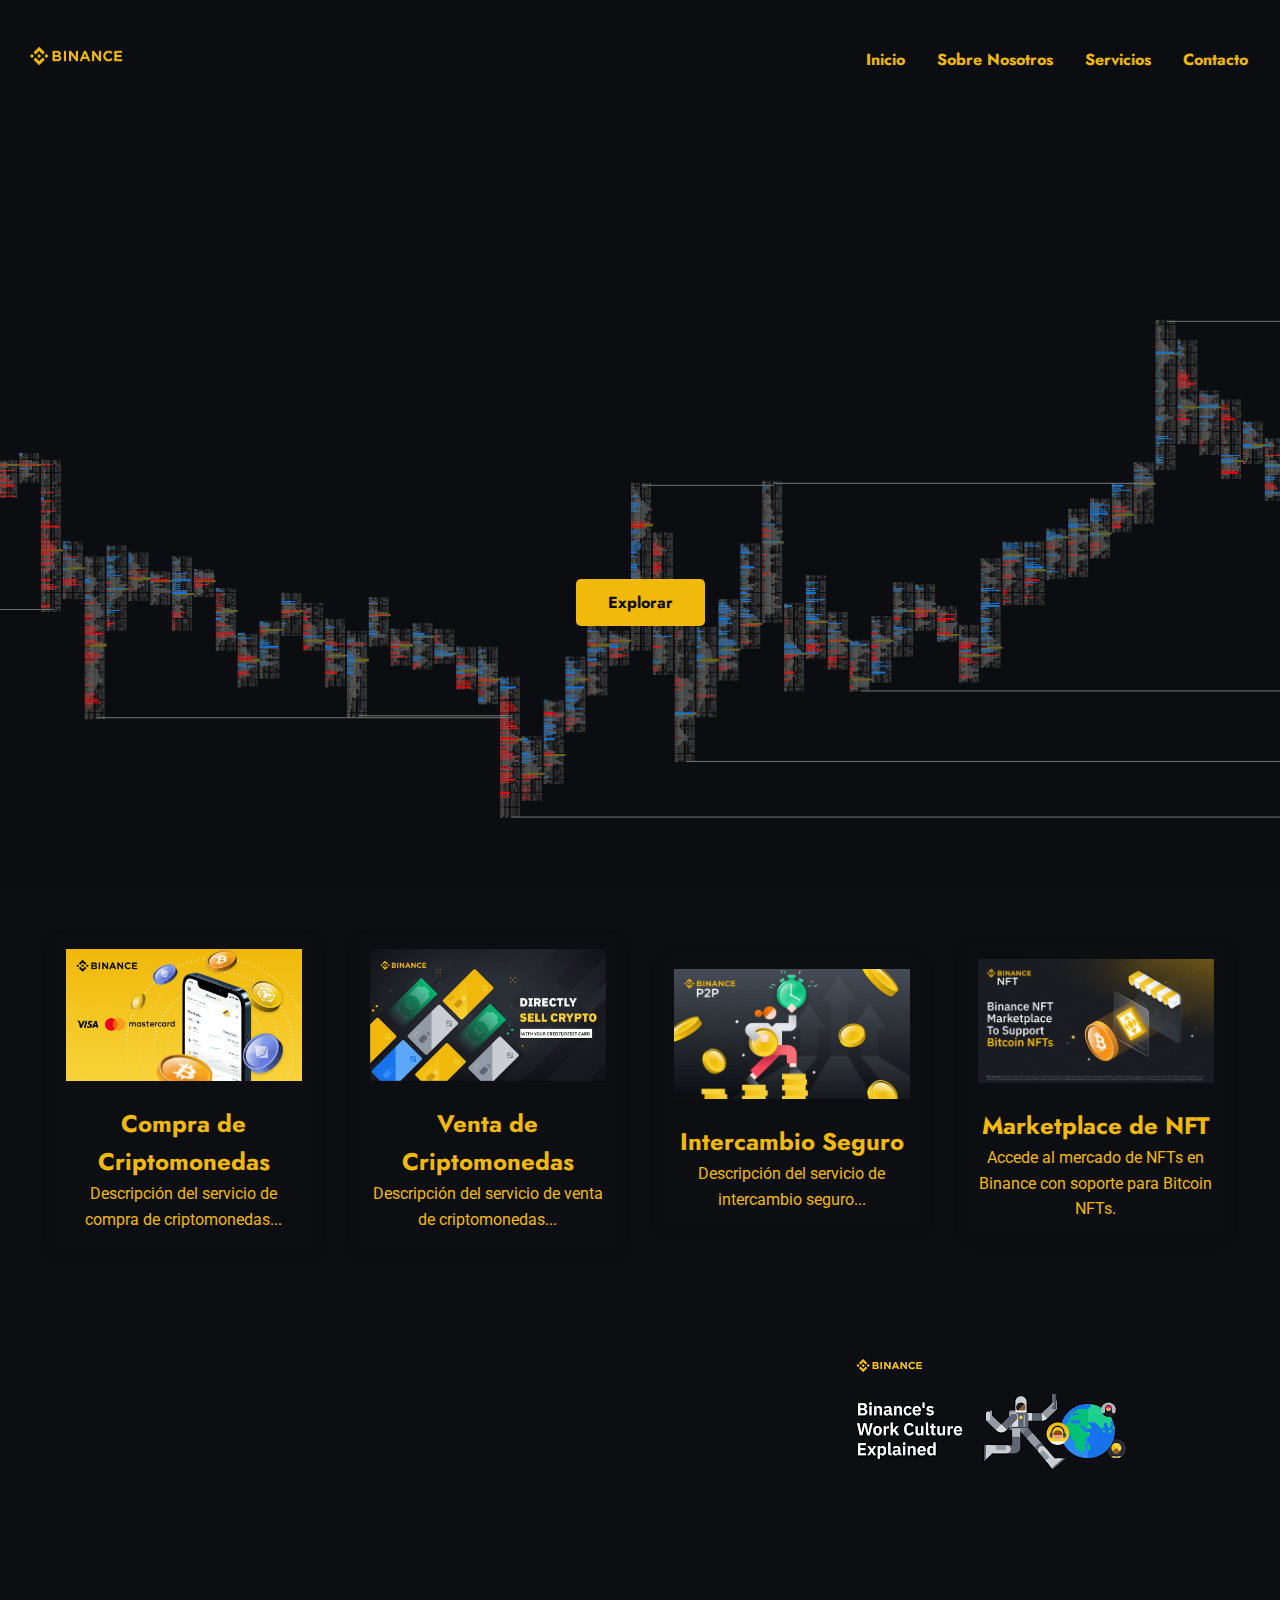
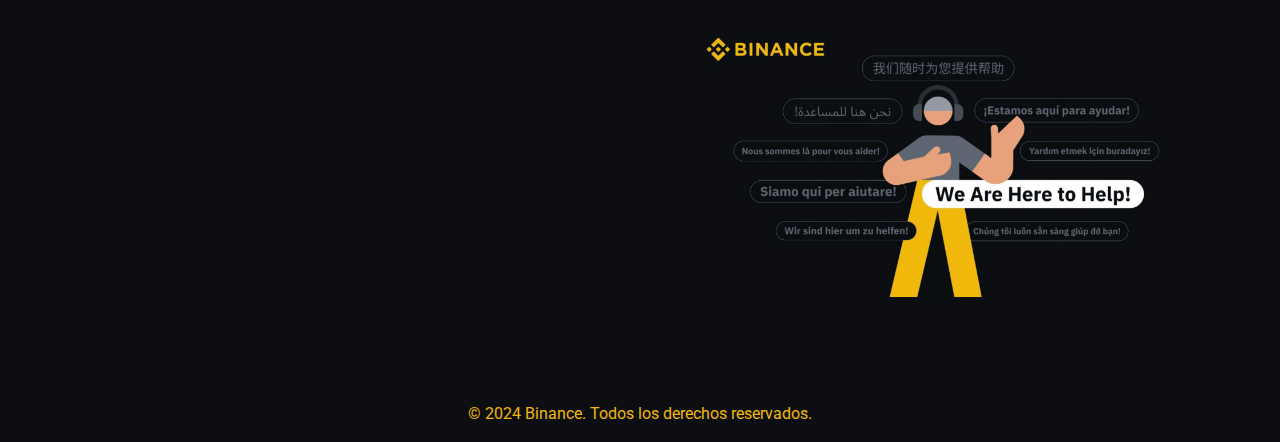
<file: index.html>
<!DOCTYPE html>
<html lang="es">
<head>
    <meta charset="UTF-8">
    <meta name="viewport" content="width=device-width, initial-scale=1.0">
    <title>Binance - Criptomonedas</title>
    <link rel="stylesheet" href="main.css">
    <link href="https://fonts.googleapis.com/css2?family=Jost:wght@400;500;600&family=Roboto:wght@400;500&display=swap" rel="stylesheet">
</head>
<body>
    <header>
        <div class="logo">
            <img src="./assets/binance-logo.png" alt="Logo Binance">
        </div>

        <input type="checkbox" id="menu-toggle" class="menu-toggle">
        <label for="menu-toggle" class="menu-icon">
            <span class="menu-open-icon">&#9776;</span>
            <span class="menu-close-icon">&times;</span>
        </label>

        <nav>
            <ul>
                <li><a href="./index.html">Inicio</a></li>
                <li><a href="./about.html">Sobre Nosotros</a></li>
                <li><a href="./services.html">Servicios</a></li>
                <li><a href="./contact.html">Contacto</a></li>
            </ul>
        </nav>
    </header>

    <section class="hero">
        <div class="hero-content">
            <h1>Binance</h1>
            <h2>Criptomonedas al alcance de todos</h2>
            <a href="#explorar" class="btn">Explorar</a>
        </div>
    </section>

    <div class="services">
        <!-- Servicios existentes -->
        <div class="service">
            <img src="./assets/buy-crypto.png" alt="Compra de Criptomonedas">
            <h3>Compra de Criptomonedas</h3>
            <p>Descripción del servicio de compra de criptomonedas...</p>
        </div>
        <div class="service">
            <img src="./assets/sell-crypto.png" alt="Venta de Criptomonedas">
            <h3>Venta de Criptomonedas</h3>
            <p>Descripción del servicio de venta de criptomonedas...</p>
        </div>
        <div class="service">
            <img src="./assets/exchange-crypto.png" alt="Intercambio Seguro">
            <h3>Intercambio Seguro</h3>
            <p>Descripción del servicio de intercambio seguro...</p>
        </div>
        <!-- Nuevo servicio de NFT Marketplace -->
        <div class="service">
            <img src="./assets/nft.png" alt="NFT Marketplace">
            <h3>Marketplace de NFT</h3>
            <p>Accede al mercado de NFTs en Binance con soporte para Bitcoin NFTs.</p>
        </div>
    </div>
    

    <section class="about-us">
        <div class="about-content">
            <h2>Sobre Nosotros</h2>
            <p>Somos Binance, una plataforma líder en el comercio de criptomonedas, ofreciendo una experiencia segura y accesible.</p>
        </div>
        <div class="about-image">
            <img src="./assets/about.png" alt="Nuestra Misión">
        </div>
    </section>

    <section class="talk-to-us">
        <div class="talk-content">
            <h2>Contáctanos</h2>
            <p>¿Tienes preguntas? Estamos aquí para ayudarte y hablar sobre tus proyectos.</p>
            <a href="./contact.html" class="talk-button">Contáctanos</a>
        </div>
        <div class="talk-image">
            <img src="./assets/help.png" alt="Ayuda">
        </div>
    </section>

    <footer>
        <p>© 2024 Binance. Todos los derechos reservados.</p>
    </footer>
</body>
</html>
</file>
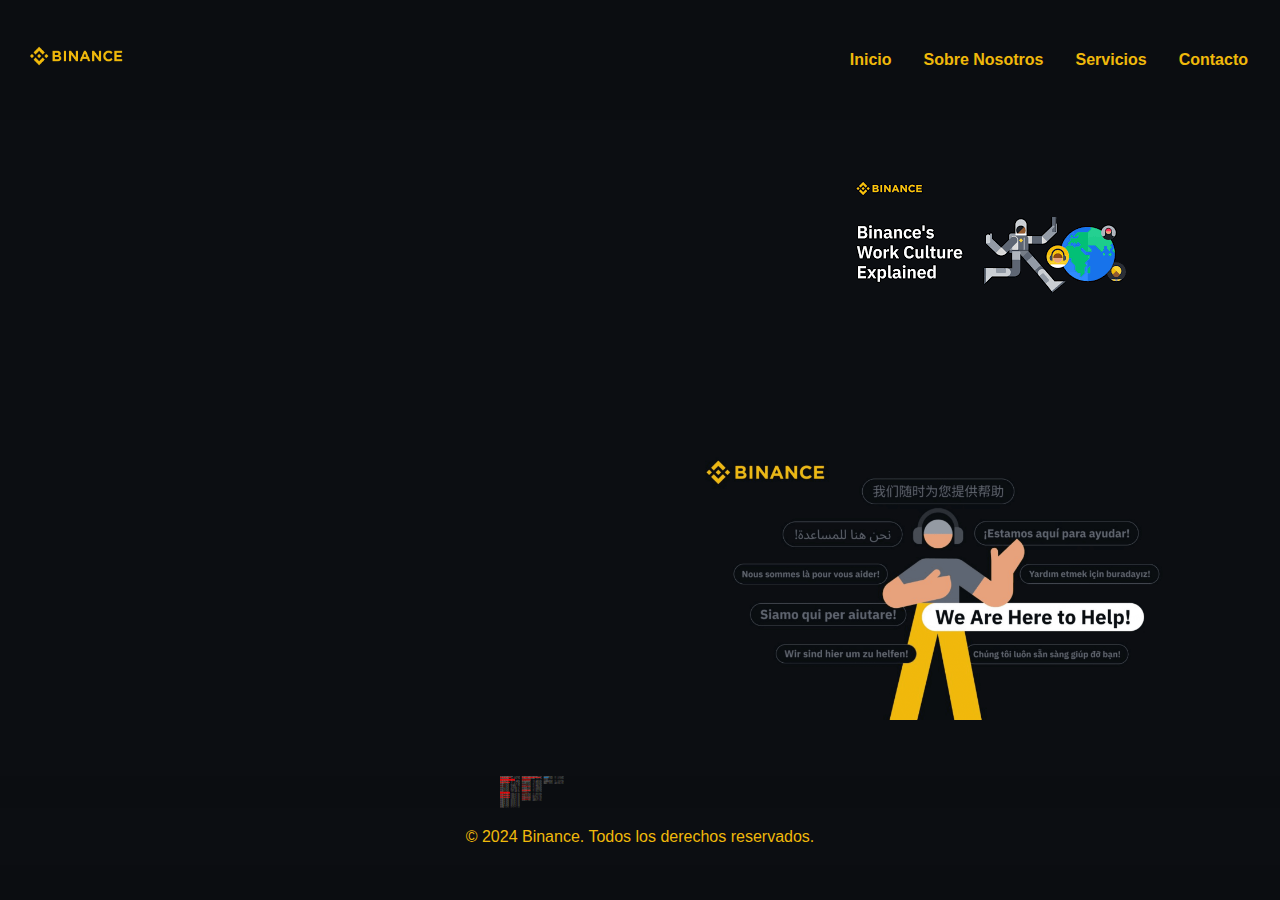
<file: about.html>
<!DOCTYPE html>
<html lang="en">
<head>
    <meta charset="UTF-8">
    <meta name="viewport" content="width=device-width, initial-scale=1.0">
    <title>Sobre Nosotros</title>
    <link rel="stylesheet" href="styles/general.css">
    <link rel="stylesheet" href="styles/header.css">
    <link rel="stylesheet" href="styles/footer.css">
    <link rel="stylesheet" href="styles/about-us.css">
    <link rel="stylesheet" href="styles/talk-to-us.css">
</head>
<body>
    <header>
        <div class="logo">
            <img src="./assets/binance-logo.png" alt="Logo Binance">
        </div>

        <input type="checkbox" id="menu-toggle" class="menu-toggle">
        <label for="menu-toggle" class="menu-icon">
            <span class="menu-open-icon">&#9776;</span>
            <span class="menu-close-icon">&times;</span>
        </label>

        <nav>
            <ul>
                <li><a href="./index.html">Inicio</a></li>
                <li><a href="./about.html">Sobre Nosotros</a></li>
                <li><a href="./services.html">Servicios</a></li>
                <li><a href="./contact.html">Contacto</a></li>
            </ul>
        </nav>
    </header>

    <section class="about-us">
        <div class="about-content">
            <h2>About Us</h2>
            <p>Nuestra misión es facilitar el intercambio seguro y eficiente de criptomonedas. Con un equipo dedicado y una plataforma avanzada, buscamos educar e innovar en el espacio de las criptomonedas.</p>
        </div>
        <div class="about-image">
            <img src="assets/about.png" alt="About Us Image">
        </div>
    </section>

    <section class="talk-to-us">
        <div class="talk-content">
            <h2>Talk to Us</h2>
            <p>Have any questions? We are always open to talk about your business, new projects, and how we can help you.</p>
            <a href="contact.html" class="talk-button">Get in Touch</a>
        </div>
        <div class="talk-image">
            <img src="assets/help.png" alt="Help Image">
        </div>
    </section>

    <footer>
        <p>© 2024 Binance. Todos los derechos reservados.</p>
    </footer>
</body>
</html>
</file>
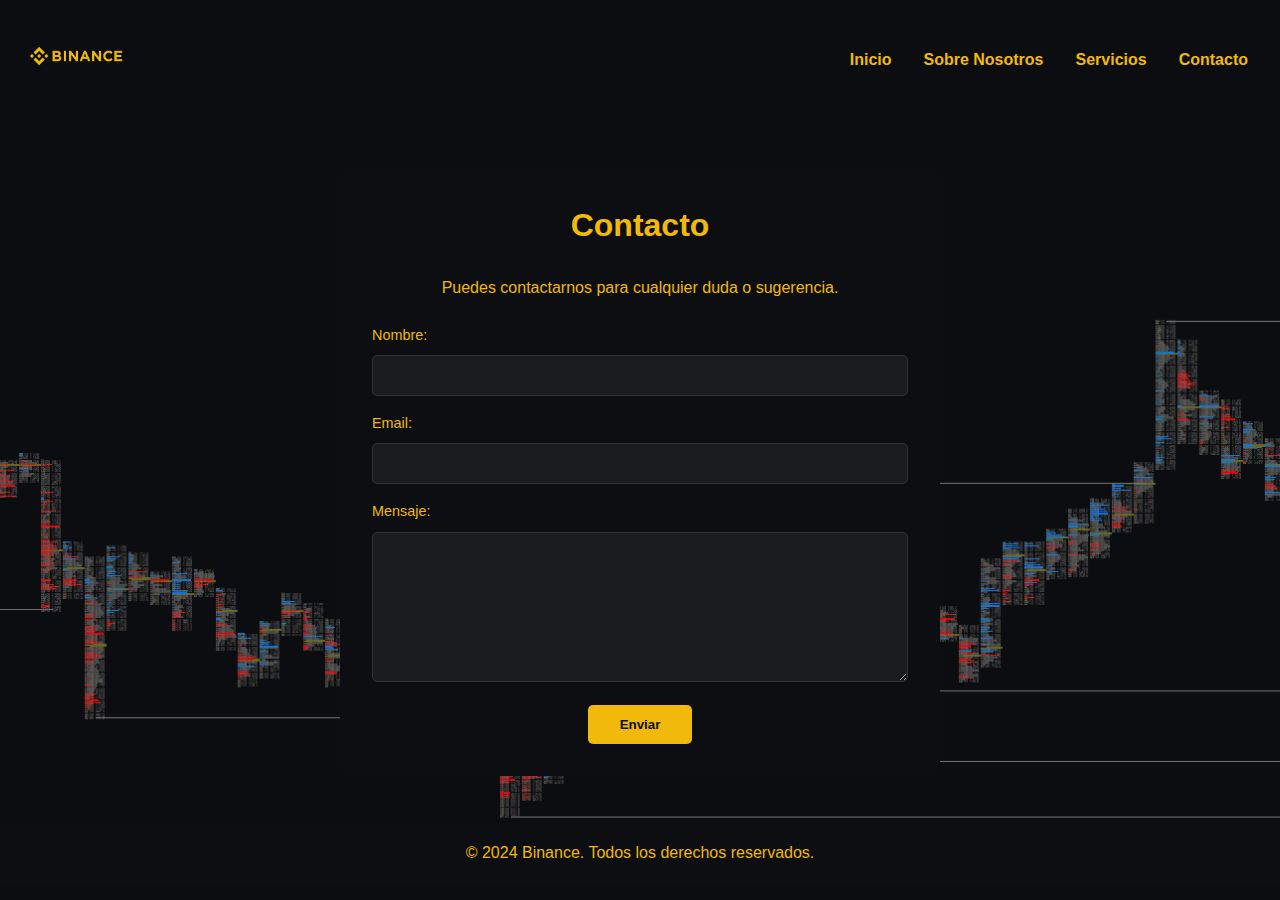
<file: contact.html>
<!DOCTYPE html>
<html lang="en">
<head>
    <meta charset="UTF-8">
    <meta name="viewport" content="width=device-width, initial-scale=1.0">
    <title>Contacto</title>
    <link rel="stylesheet" href="styles/general.css">
    <link rel="stylesheet" href="styles/header.css">
    <link rel="stylesheet" href="styles/footer.css">
    <link rel="stylesheet" href="styles/contact.css">
</head>
<body>
    <header>
        <div class="logo">
            <img src="./assets/binance-logo.png" alt="Logo Binance">
        </div>

        <input type="checkbox" id="menu-toggle" class="menu-toggle">
        <label for="menu-toggle" class="menu-icon">
            <span class="menu-open-icon">&#9776;</span>
            <span class="menu-close-icon">&times;</span>
        </label>

        <nav>
            <ul>
                <li><a href="./index.html">Inicio</a></li>
                <li><a href="./about.html">Sobre Nosotros</a></li>
                <li><a href="./services.html">Servicios</a></li>
                <li><a href="./contact.html">Contacto</a></li>
            </ul>
        </nav>
    </header>

    <section class="contact">
        <h2>Contacto</h2>
        <p>Puedes contactarnos para cualquier duda o sugerencia.</p>
        <form action="#" method="post">
            <label for="name">Nombre:</label>
            <input type="text" id="name" name="name" required>

            <label for="email">Email:</label>
            <input type="email" id="email" name="email" required>

            <label for="message">Mensaje:</label>
            <textarea id="message" name="message" required></textarea>

            <button type="submit">Enviar</button>
        </form>
    </section>

    <footer>
        <p>© 2024 Binance. Todos los derechos reservados.</p>
    </footer>
</body>
</html>
</file>
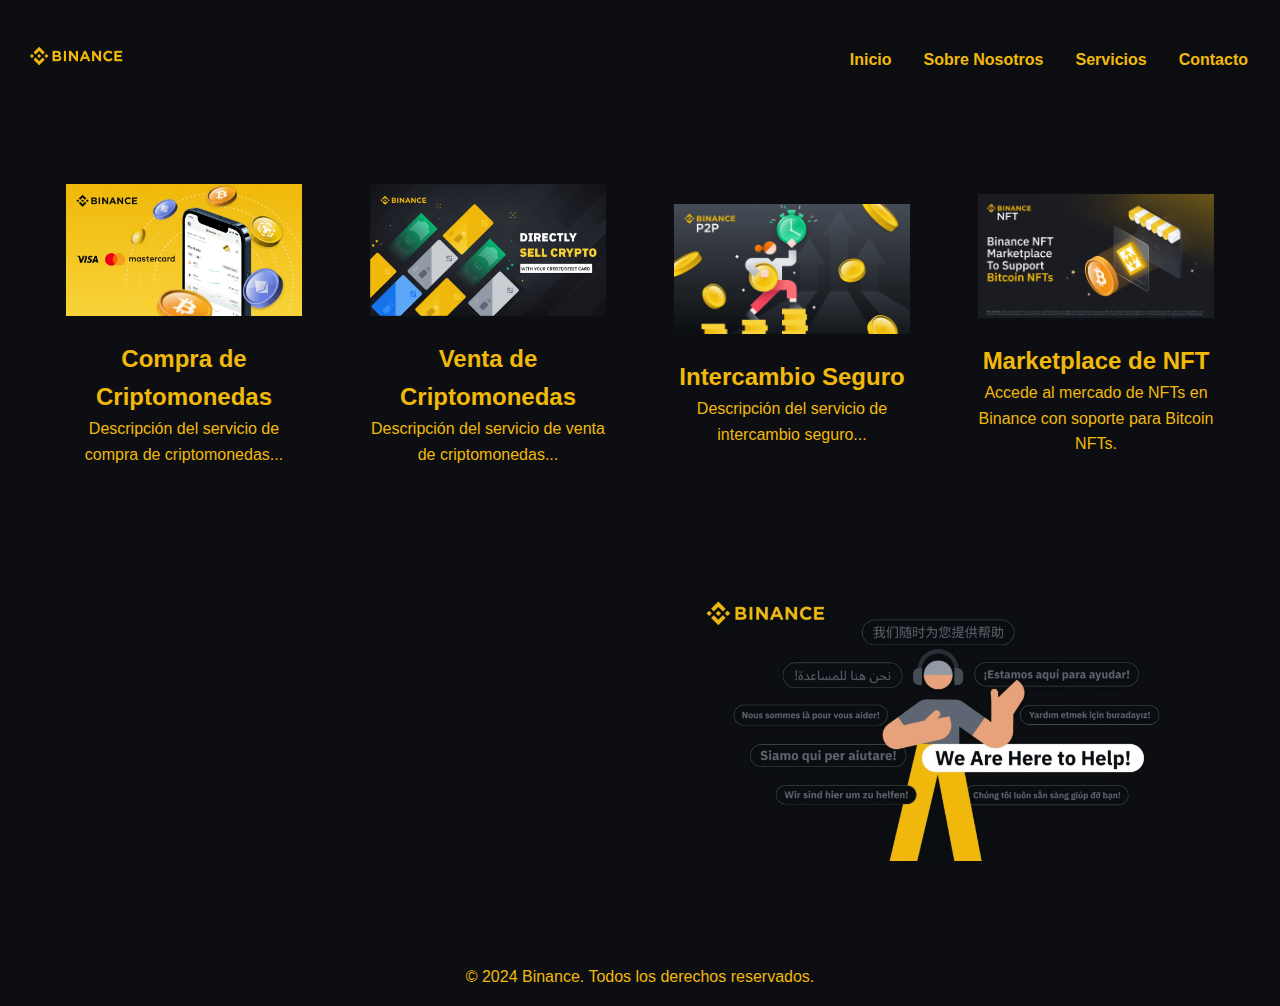
<file: services.html>
<!DOCTYPE html>
<html lang="en">
<head>
    <meta charset="UTF-8">
    <meta name="viewport" content="width=device-width, initial-scale=1.0">
    <title>Servicios</title>
    <link rel="stylesheet" href="styles/general.css">
    <link rel="stylesheet" href="styles/header.css">
    <link rel="stylesheet" href="styles/footer.css">
    <link rel="stylesheet" href="styles/services.css">
    <link rel="stylesheet" href="styles/talk-to-us.css">
</head>
<body>
    <header>
        <div class="logo">
            <img src="./assets/binance-logo.png" alt="Logo Binance">
        </div>

        <input type="checkbox" id="menu-toggle" class="menu-toggle">
        <label for="menu-toggle" class="menu-icon">
            <span class="menu-open-icon">&#9776;</span>
            <span class="menu-close-icon">&times;</span>
        </label>

        <nav>
            <ul>
                <li><a href="./index.html">Inicio</a></li>
                <li><a href="./about.html">Sobre Nosotros</a></li>
                <li><a href="./services.html">Servicios</a></li>
                <li><a href="./contact.html">Contacto</a></li>
            </ul>
        </nav>
    </header>

    <div class="services">
        <!-- Servicios existentes -->
        <div class="service">
            <img src="./assets/buy-crypto.png" alt="Compra de Criptomonedas">
            <h3>Compra de Criptomonedas</h3>
            <p>Descripción del servicio de compra de criptomonedas...</p>
        </div>
        <div class="service">
            <img src="./assets/sell-crypto.png" alt="Venta de Criptomonedas">
            <h3>Venta de Criptomonedas</h3>
            <p>Descripción del servicio de venta de criptomonedas...</p>
        </div>
        <div class="service">
            <img src="./assets/exchange-crypto.png" alt="Intercambio Seguro">
            <h3>Intercambio Seguro</h3>
            <p>Descripción del servicio de intercambio seguro...</p>
        </div>
        <!-- Nuevo servicio de NFT Marketplace -->
        <div class="service">
            <img src="./assets/nft.png" alt="NFT Marketplace">
            <h3>Marketplace de NFT</h3>
            <p>Accede al mercado de NFTs en Binance con soporte para Bitcoin NFTs.</p>
        </div>
    </div>

    <section class="talk-to-us">
        <div class="talk-content">
            <h2>Talk to Us</h2>
            <p>Have any questions? We are always open to talk about your business, new projects, and how we can help you.</p>
            <a href="contact.html" class="talk-button">Get in Touch</a>
        </div>
        <div class="talk-image">
            <img src="assets/help.png" alt="Help Image">
        </div>
    </section>

    <footer>
        <p>© 2024 Binance. Todos los derechos reservados.</p>
    </footer>
</body>
</html>
</file>
<file: main.css>
@import url('./styles/general.css');
@import url('./styles/header.css');
@import url('./styles/hero.css');
@import url('./styles/services.css');
@import url('./styles/about-us.css');
@import url('./styles/talk-to-us.css');
@import url('./styles/footer.css');
</file>
<file: styles/general.css>
* {
    margin: 0;
    padding: 0;
    box-sizing: border-box;
    font-family: 'Roboto', sans-serif;
}

body {
    line-height: 1.6;
    background-color: #0c0e12;
    color: #f0b90b;
}

body::before {
    content: "";
    background-image: url('../assets/hero-image.png'); 
    background-size: cover;
    background-position: center;
    position: absolute;
    top: 0;
    left: 0;
    width: 100%;
    height: 100vh;
    z-index: -1;
    opacity: 0.9;
}

@keyframes fadeIn {
    from {
        opacity: 0;
        transform: translateY(20px);
    }
    to {
        opacity: 1;
        transform: translateY(0);
    }
}

@keyframes fadeInLeft {
    from {
        opacity: 0;
        transform: translateX(-30px);
    }
    to {
        opacity: 1;
        transform: translateX(0);
    }
}

@keyframes fadeInRight {
    from {
        opacity: 0;
        transform: translateX(30px);
    }
    to {
        opacity: 1;
        transform: translateX(0);
    }
}

@keyframes bounce {
    0%, 100% { transform: translateY(0); }
    50% { transform: translateY(-5px); }
}

/* Responsividad iPhone 14 */
@media (max-width: 390px) {
    body {
        font-size: 0.9rem;
    }
}

/* Responsividad iPad */
@media (min-width: 768px) and (max-width: 820px) {
    body {
        font-size: 1rem;
    }
}
</file>
<file: styles/header.css>
header {
    display: flex;
    justify-content: space-between;
    align-items: center;
    padding: 1rem;
    z-index: 1;
    background: transparent;
}

.logo img {
    width: 120px;
    animation: bounce 1.5s infinite;
}

header nav ul {
    display: flex;
    list-style: none;
}

header nav ul li {
    margin: 0 1rem;
}

header nav ul li a {
    color: #f0b90b;
    text-decoration: none;
    font-weight: bold;
    font-family: 'Jost', sans-serif;
    transition: color 0.3s ease;
}

/* Menu Toggle for Mobile */
.menu-toggle {
    display: none;
}

.menu-icon {
    display: none;
    font-size: 2rem;
    cursor: pointer;
    color: #f0b90b;
}

/* Responsive Menu for Mobile */
@media (max-width: 820px) {
    header nav ul {
        display: none;
        flex-direction: column;
        position: fixed; /* Cambiado a fixed para asegurar el borde derecho */
        top: 0;
        right: 0; /* Pegado al borde derecho */
        width: 50%; /* Ajuste de ancho */
        height: 100vh; /* Cubre toda la altura de la pantalla */
        background-color: #0c0e12;
        text-align: center;
        padding: 2rem 0;
        z-index: 9999; /* Asegura que esté encima de otros elementos */
    }

    .menu-icon {
        display: block;
        position: absolute;
        top: 1rem;
        right: 1rem;
        z-index: 10000; /* Encima del resto del contenido */
    }

    #menu-toggle:checked ~ nav ul {
        display: flex;
    }

    /* Iconos de abrir y cerrar */
    .menu-open-icon {
        display: inline;
    }

    #menu-toggle:checked + .menu-icon .menu-open-icon {
        display: none;
    }

    #menu-toggle:checked + .menu-icon .menu-close-icon {
        display: inline;
    }
}

/* Responsividad iPhone 14 */
@media (max-width: 390px) {
    .menu-icon {
        font-size: 1.8rem;
    }

    .logo img {
        width: 100px;
    }
}

/* Responsividad iPad */
@media (min-width: 768px) and (max-width: 820px) {
    .menu-icon {
        font-size: 2rem;
    }

    .logo img {
        width: 110px;
    }

    header nav ul {
        flex-direction: row; /* Mantiene el menú horizontal en iPad */
        display: flex;
        position: static;
        background-color: transparent;
        width: auto;
        padding: 0;
    }

    .menu-icon {
        display: none;
    }
}
</file>
<file: styles/footer.css>
footer {
    background: #0c0e12;
    color: #f0b90b;
    text-align: center;
    padding: 1rem 0;
    margin-top: 2rem;
}

@media (max-width: 768px) {
    footer {
        font-size: 0.9rem;
    }
}

@media (max-width: 480px) {
    footer {
        font-size: 0.8rem;
    }
}

/* Responsividad iPhone 14 */
@media (max-width: 390px) {
    footer {
        font-size: 0.8rem;
        text-align: center;
    }
}

/* Responsividad iPad */
@media (min-width: 768px) and (max-width: 820px) {
    footer {
        font-size: 0.9rem;
    }
}
</file>
<file: styles/about-us.css>
.about-us {
    display: flex;
    align-items: center;
    justify-content: space-around;
    background-color: #0c0e12;
    padding: 2rem;
    color: #f0b90b;
    flex-wrap: wrap;
}

.about-content {
    max-width: 500px;
    margin: 1rem;
    opacity: 0;
    animation: fadeInLeft 1s ease forwards;
    animation-delay: 0.6s;
}

.about-content h2 {
    font-size: 2.5rem;
    margin-bottom: 1rem;
    font-family: 'Jost', sans-serif;
    color: #f0b90b;
}

.about-content p {
    font-size: 1rem;
    line-height: 1.6;
    font-family: 'Roboto', sans-serif;
    color: #f0b90b;
    margin-bottom: 1rem;
}

.about-image {
    max-width: 500px;
    margin: 1rem;
}

.about-image img {
    width: 100%;
    border-radius: 10px;
    animation: fadeInLeft 1s ease forwards;
}

@media (max-width: 768px) {
    .about-us {
        flex-direction: column;
        text-align: center;
    }

    .about-content {
        max-width: 90%;
    }
}

/* Responsividad iPhone 14 */
@media (max-width: 390px) {
    .about-us {
        flex-direction: column;
        text-align: center;
    }

    .about-content, .about-image {
        max-width: 100%;
    }
}

/* Responsividad iPad */
@media (min-width: 768px) and (max-width: 820px) {
    .about-us {
        flex-direction: row;
        text-align: left;
    }

    .about-content, .about-image {
        max-width: 45%;
    }
}
</file>
<file: styles/talk-to-us.css>
.talk-to-us {
    display: flex;
    align-items: center;
    justify-content: space-around;
    background-color: #0c0e12;
    padding: 2rem;
    color: #f0b90b;
    flex-wrap: wrap;
}

.talk-content {
    max-width: 500px;
    margin: 1rem;
    text-align: center;
    opacity: 0;
    animation: fadeInLeft 1s ease forwards;
    animation-delay: 0.8s;
}

.talk-content h2 {
    font-size: 2.5rem;
    margin-bottom: 1rem;
    font-family: 'Jost', sans-serif;
    color: #f0b90b;
}

.talk-content p {
    font-size: 1rem;
    line-height: 1.6;
    font-family: 'Roboto', sans-serif;
    color: #f0b90b;
    margin-bottom: 1.5rem;
}

.talk-button {
    background-color: #f0b90b;
    color: #0c0e12;
    padding: 0.75rem 2rem;
    text-decoration: none;
    font-weight: bold;
    border-radius: 5px;
    font-family: 'Jost', sans-serif;
    display: inline-block;
    transition: background-color 0.3s ease;
}

.talk-button:hover {
    background-color: #d1a40a;
}

.talk-image {
    max-width: 500px;
    margin: 1rem;
    text-align: center;
}

.talk-image img {
    width: 100%;
    border-radius: 10px;
    animation: fadeInLeft 1s ease forwards;
}

@media (max-width: 768px) {
    .talk-to-us {
        flex-direction: column;
        text-align: center;
    }

    .talk-content {
        max-width: 90%;
    }
}

/* Responsividad iPhone 14 */
@media (max-width: 390px) {
    .talk-to-us {
        flex-direction: column;
        text-align: center;
    }

    .talk-content, .talk-image {
        max-width: 100%;
    }
}

/* Responsividad iPad */
@media (min-width: 768px) and (max-width: 820px) {
    .talk-to-us {
        flex-direction: row;
        text-align: left;
    }

    .talk-content, .talk-image {
        max-width: 45%;
    }
}
</file>
<file: styles/contact.css>
.contact {
    max-width: 600px;
    margin: 3rem auto;
    padding: 2rem;
    background-color: #0c0e12;
    border-radius: 10px;
    color: #f0b90b;
    font-family: 'Roboto', sans-serif;
    text-align: center;
    animation: fadeIn 1s ease forwards;
}

.contact h2 {
    font-size: 2rem;
    color: #f0b90b;
    margin-bottom: 1.5rem;
    font-family: 'Jost', sans-serif;
}

.contact p {
    font-size: 1rem;
    margin-bottom: 1.5rem;
    color: #f0b90b;
}

.contact label {
    display: block;
    text-align: left;
    font-size: 0.9rem;
    color: #f0b90b;
    margin-bottom: 0.5rem;
    font-family: 'Roboto', sans-serif;
}

.contact input[type="text"],
.contact input[type="email"],
.contact textarea {
    width: 100%;
    padding: 0.75rem;
    margin-bottom: 1rem;
    border: 1px solid #33322e;
    border-radius: 5px;
    background-color: #1a1c20;
    color: #f0b90b;
    font-family: 'Roboto', sans-serif;
    animation: fadeIn 0.8s ease forwards;
    animation: fadeInRight 1s ease forwards;
}

.contact input[type="text"]:focus,
.contact input[type="email"]:focus,
.contact textarea:focus {
    border-color: #f0b90b;
    outline: none;
}

.contact textarea {
    resize: vertical; 
    min-height: 150px;
}

.contact button[type="submit"] {
    background-color: #f0b90b;
    color: #0c0e12;
    padding: 0.75rem 2rem;
    border: none;
    border-radius: 5px;
    font-weight: bold;
    font-family: 'Jost', sans-serif;
    cursor: pointer;
    transition: background-color 0.3s ease, transform 0.2s ease;
}

.contact button[type="submit"]:hover {
    background-color: #d1a40a;
    transform: scale(1.05); 
}

@media (max-width: 480px) {
    .contact {
        padding: 1.5rem;
    }

    .contact h2 {
        font-size: 1.8rem;
    }

    .contact button[type="submit"] {
        width: 100%; 
        padding: 0.75rem;
    }
}
</file>
<file: styles/services.css>
/* Servicios en vista general */
.services {
    background: #0c0e12; /* Fondo oscuro */
    padding: 2rem;
    text-align: center;
    display: flex;
    justify-content: space-around;
    align-items: center;
    flex-wrap: wrap; /* Permite que los elementos se ajusten en varias filas */
}

.service {
    margin: 1rem;
    width: 22%; /* Ajuste de tamaño para mostrar 4 servicios en la vista principal */
    background-color: #0c0e12;
    padding: 1rem;
    border-radius: 10px;
    box-shadow: 0 4px 8px rgba(0, 0, 0, 0.1);
    transition: transform 0.3s ease, box-shadow 0.3s ease;
}

.service:nth-child(1) { animation-delay: 0.2s; }
.service:nth-child(2) { animation-delay: 0.4s; }
.service:nth-child(3) { animation-delay: 0.6s; }
.service:nth-child(4) { animation-delay: 0.8s; }

.service img {
    width: 100%; /* Asegura que la imagen ocupe todo el ancho del contenedor */
    max-width: 250px; /* Controla el tamaño máximo de la imagen */
    height: auto;
    margin-bottom: 1rem;
    transition: transform 0.3s ease;
}

.service img:hover {
    transform: scale(1.1);
}

.service h3 {
    font-size: 1.5rem;
    color: #f0b90b;
    font-family: 'Jost', sans-serif;
}

.service p {
    color: #f0b90b;
    font-family: 'Roboto', sans-serif;
}

@media (max-width: 768px) {
    .service {
        width: 45%;
    }
}

@media (max-width: 480px) {
    .service {
        width: 100%;
    }
}

/* Responsividad iPhone 14 */
@media (max-width: 390px) {
    .service {
        width: 45%; /* Dos servicios por fila en pantallas pequeñas */
    }
}

/* Responsividad iPad */
@media (min-width: 768px) and (max-width: 820px) {
    .service {
        width: 30%; /* Ajusta a tres servicios por fila en pantallas medianas */
    }
}
</file>
